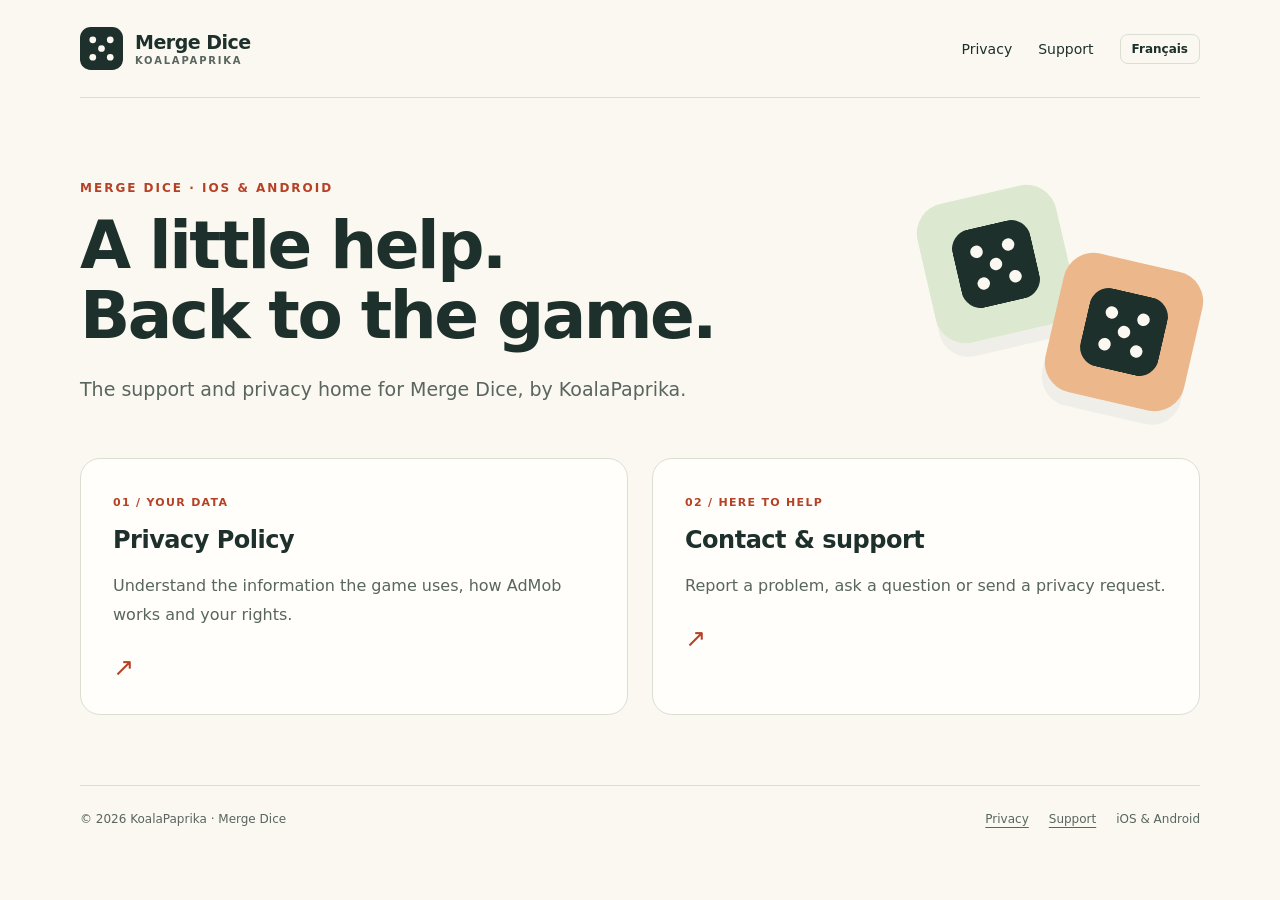
<file: index.html>
<!doctype html>
<html lang="en"><head><meta charset="utf-8"><meta name="viewport" content="width=device-width, initial-scale=1"><title>Support · Merge Dice · KoalaPaprika</title><meta name="description" content="The support and privacy home for Merge Dice, by KoalaPaprika."><meta name="theme-color" content="#faf8f1"><meta name="referrer" content="strict-origin-when-cross-origin"><link rel="icon" href="dice.svg" type="image/svg+xml"><link rel="stylesheet" href="style.css"><link rel="alternate" hreflang="fr" href="index-fr.html"></head><body>
<a class="skip" href="#main">Skip to content</a>
<div class="wrap"><header class="header"><a class="brand" href="index.html"><img src="dice.svg" width="43" height="43" alt=""><span>Merge Dice<small>KoalaPaprika</small></span></a><nav class="nav" aria-label="Main navigation"><a href="privacy.html">Privacy</a><a href="contact.html">Support</a><a class="lang" href="index-fr.html" lang="fr" hreflang="fr">Français</a></nav></header>
<main id="main"><div class="home-hero"><div class="hero"><p class="eyebrow">Merge Dice · iOS &amp; Android</p><h1>A little help.<br>Back to the game.</h1><p class="lead">The support and privacy home for Merge Dice, by KoalaPaprika.</p></div><div class="dice-art" aria-hidden="true"><div class="die one"><img src="dice.svg" alt=""></div><div class="die two"><img src="dice.svg" alt=""></div></div></div><div class="home-cards"><a class="card" href="privacy.html"><span class="small-label">01 / Your data</span><h2>Privacy Policy</h2><p>Understand the information the game uses, how AdMob works and your rights.</p><span class="arrow" aria-hidden="true">↗</span></a><a class="card" href="contact.html"><span class="small-label">02 / Here to help</span><h2>Contact & support</h2><p>Report a problem, ask a question or send a privacy request.</p><span class="arrow" aria-hidden="true">↗</span></a></div></main><footer class="footer"><span>© 2026 KoalaPaprika · Merge Dice</span><div class="footer-links"><a href="privacy.html">Privacy</a><a href="contact.html">Support</a><span>iOS &amp; Android</span></div></footer></div></body></html>
</file>
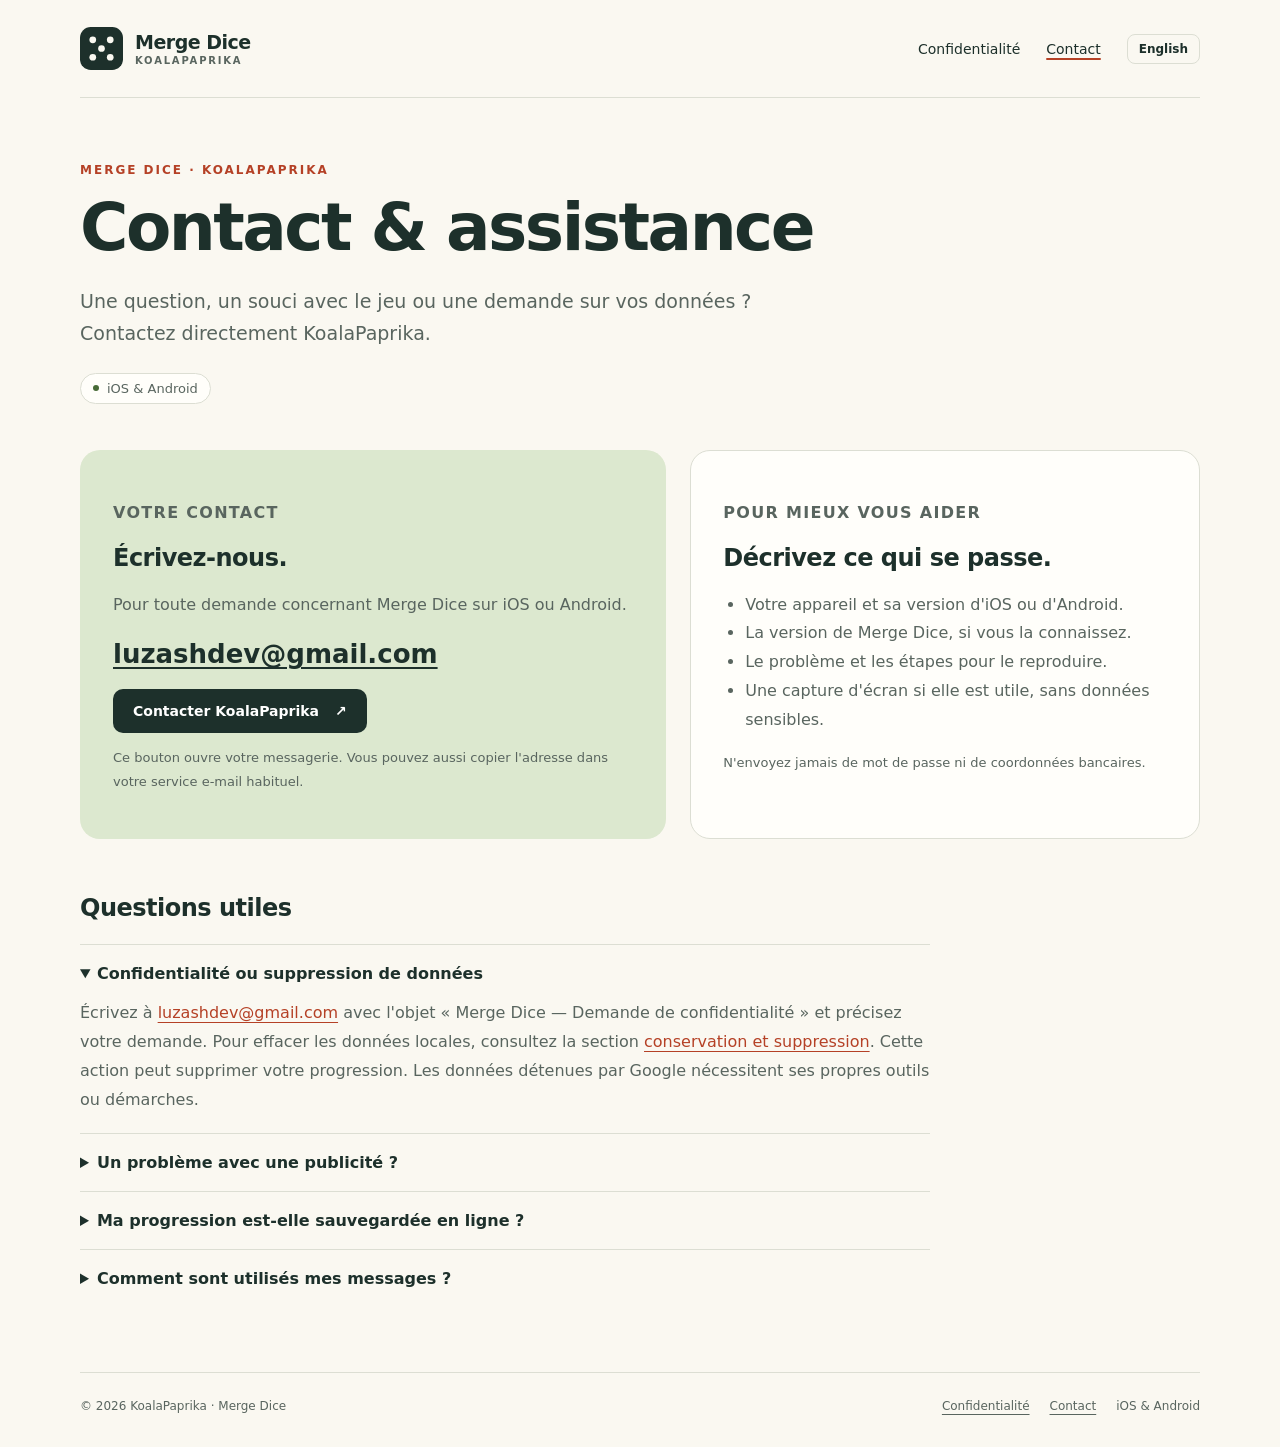
<file: contact-fr.html>
<!doctype html>
<html lang="fr"><head><meta charset="utf-8"><meta name="viewport" content="width=device-width, initial-scale=1"><title>Contact &amp; assistance · Merge Dice · KoalaPaprika</title><meta name="description" content="Une question, un souci avec le jeu ou une demande sur vos données ? Contactez directement KoalaPaprika."><meta name="theme-color" content="#faf8f1"><meta name="referrer" content="strict-origin-when-cross-origin"><link rel="icon" href="dice.svg" type="image/svg+xml"><link rel="stylesheet" href="style.css"><link rel="alternate" hreflang="en" href="contact.html"></head><body>
<a class="skip" href="#main">Aller au contenu</a>
<div class="wrap"><header class="header"><a class="brand" href="index-fr.html"><img src="dice.svg" width="43" height="43" alt=""><span>Merge Dice<small>KoalaPaprika</small></span></a><nav class="nav" aria-label="Navigation principale"><a href="privacy-fr.html">Confidentialité</a><a href="contact-fr.html" aria-current="page">Contact</a><a class="lang" href="contact.html" lang="en" hreflang="en">English</a></nav></header>
<main id="main"><div class="hero"><p class="eyebrow">Merge Dice · KoalaPaprika</p><h1>Contact & assistance</h1><p class="lead">Une question, un souci avec le jeu ou une demande sur vos données ? Contactez directement KoalaPaprika.</p><div class="meta"><span class="tag">iOS &amp; Android</span></div></div><div class="contact-grid"><section class="card primary"><p class="small-label">Votre contact</p><h2>Écrivez-nous.</h2><p>Pour toute demande concernant Merge Dice sur iOS ou Android.</p><a class="email" href="mailto:luzashdev@gmail.com">luzashdev@gmail.com</a><a class="button" href="mailto:luzashdev@gmail.com?subject=Merge%20Dice%20%E2%80%94%20Assistance">Contacter KoalaPaprika <span aria-hidden="true">↗</span></a><p class="subtle">Ce bouton ouvre votre messagerie. Vous pouvez aussi copier l'adresse dans votre service e-mail habituel.</p></section><section class="card"><p class="small-label">Pour mieux vous aider</p><h2>Décrivez ce qui se passe.</h2><ul><li>Votre appareil et sa version d'iOS ou d'Android.</li><li>La version de Merge Dice, si vous la connaissez.</li><li>Le problème et les étapes pour le reproduire.</li><li>Une capture d'écran si elle est utile, sans données sensibles.</li></ul><p class="subtle">N'envoyez jamais de mot de passe ni de coordonnées bancaires.</p></section></div><section class="faq"><h2>Questions utiles</h2><details open><summary>Confidentialité ou suppression de données</summary><p>Écrivez à <a href="mailto:luzashdev@gmail.com">luzashdev@gmail.com</a> avec l'objet « Merge Dice — Demande de confidentialité » et précisez votre demande. Pour effacer les données locales, consultez la section <a href="privacy-fr.html#retention">conservation et suppression</a>. Cette action peut supprimer votre progression. Les données détenues par Google nécessitent ses propres outils ou démarches.</p></details><details><summary>Un problème avec une publicité ?</summary><p>Indiquez ce qui s'est passé, l'heure approximative et, si possible, le nom de l'annonceur. Une capture d'écran peut nous aider à identifier l'annonce.</p></details><details><summary>Ma progression est-elle sauvegardée en ligne ?</summary><p>Merge Dice ne propose pas de sauvegarde en ligne. Une désinstallation ou l'effacement des données locales peut entraîner la perte de votre progression. Les éventuelles sauvegardes de l'appareil dépendent de vos réglages et de votre fournisseur.</p></details><details><summary>Comment sont utilisés mes messages ?</summary><p>Votre adresse e-mail et les informations envoyées servent à traiter votre demande. Consultez notre <a href="privacy-fr.html">politique de confidentialité</a> pour connaître les destinataires, la conservation et vos droits.</p></details></section></main><footer class="footer"><span>© 2026 KoalaPaprika · Merge Dice</span><div class="footer-links"><a href="privacy-fr.html">Confidentialité</a><a href="contact-fr.html">Contact</a><span>iOS &amp; Android</span></div></footer></div></body></html>
</file>
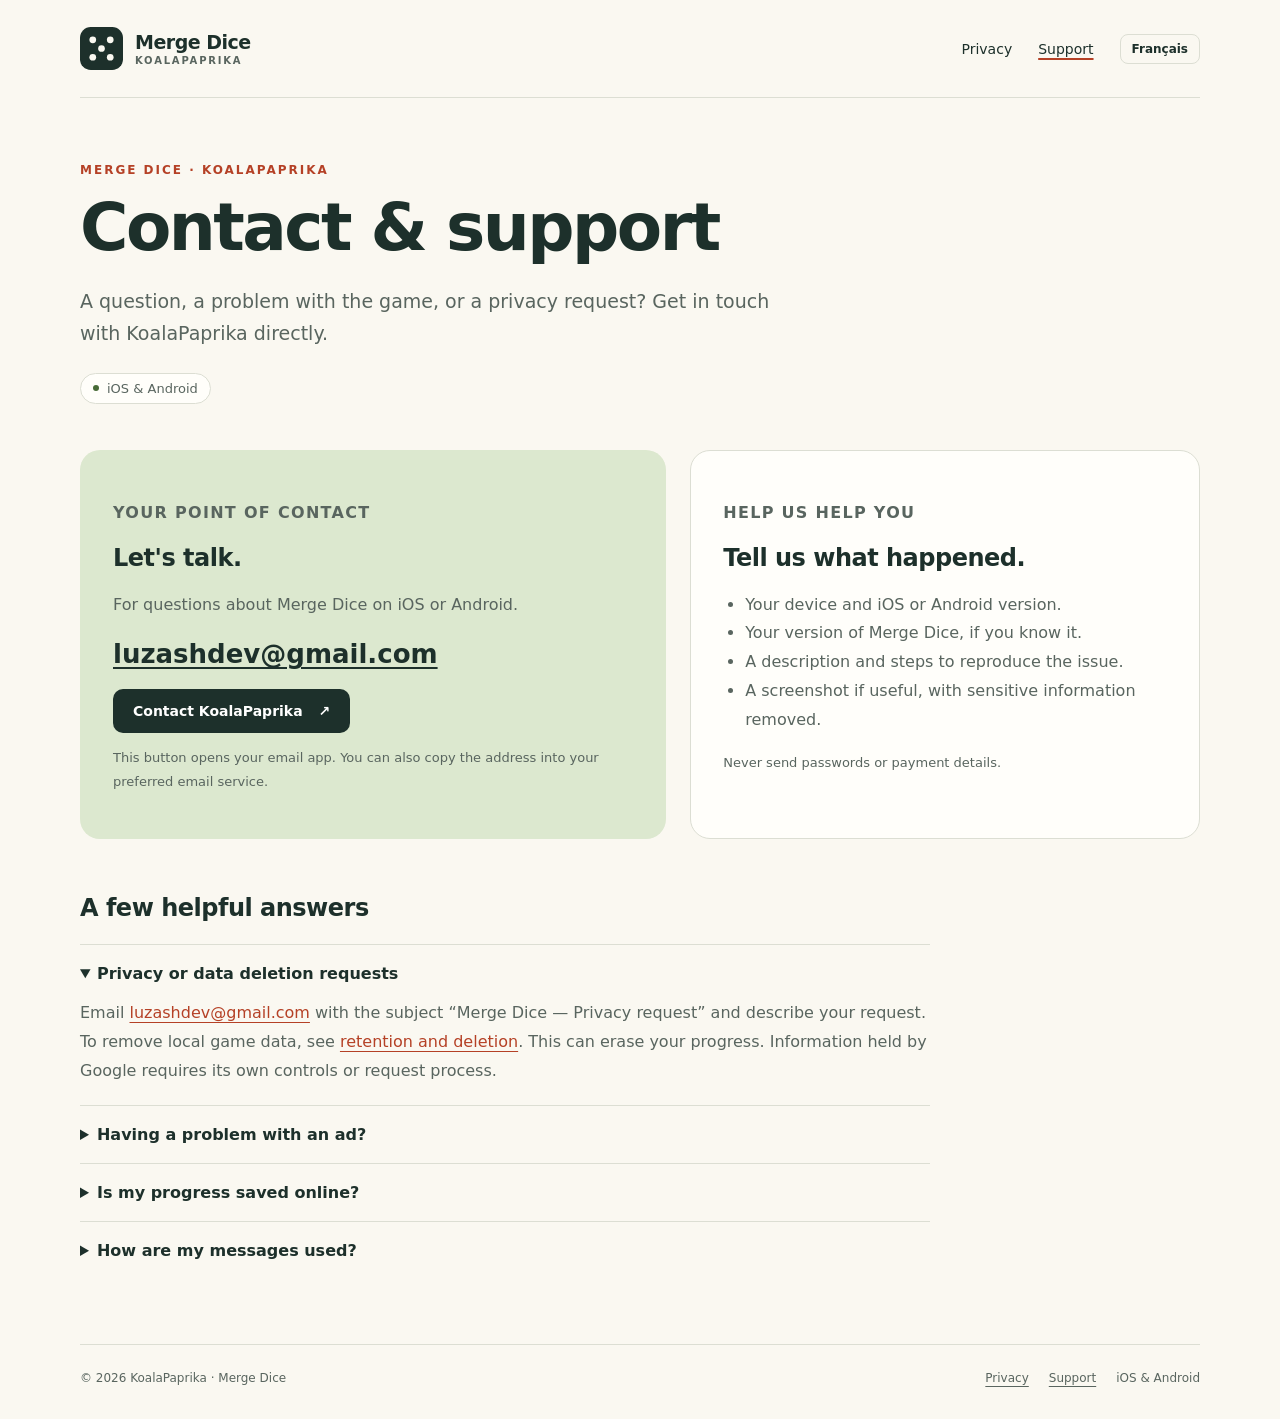
<file: contact.html>
<!doctype html>
<html lang="en"><head><meta charset="utf-8"><meta name="viewport" content="width=device-width, initial-scale=1"><title>Contact &amp; support · Merge Dice · KoalaPaprika</title><meta name="description" content="A question, a problem with the game, or a privacy request? Get in touch with KoalaPaprika directly."><meta name="theme-color" content="#faf8f1"><meta name="referrer" content="strict-origin-when-cross-origin"><link rel="icon" href="dice.svg" type="image/svg+xml"><link rel="stylesheet" href="style.css"><link rel="alternate" hreflang="fr" href="contact-fr.html"></head><body>
<a class="skip" href="#main">Skip to content</a>
<div class="wrap"><header class="header"><a class="brand" href="index.html"><img src="dice.svg" width="43" height="43" alt=""><span>Merge Dice<small>KoalaPaprika</small></span></a><nav class="nav" aria-label="Main navigation"><a href="privacy.html">Privacy</a><a href="contact.html" aria-current="page">Support</a><a class="lang" href="contact-fr.html" lang="fr" hreflang="fr">Français</a></nav></header>
<main id="main"><div class="hero"><p class="eyebrow">Merge Dice · KoalaPaprika</p><h1>Contact & support</h1><p class="lead">A question, a problem with the game, or a privacy request? Get in touch with KoalaPaprika directly.</p><div class="meta"><span class="tag">iOS &amp; Android</span></div></div><div class="contact-grid"><section class="card primary"><p class="small-label">Your point of contact</p><h2>Let's talk.</h2><p>For questions about Merge Dice on iOS or Android.</p><a class="email" href="mailto:luzashdev@gmail.com">luzashdev@gmail.com</a><a class="button" href="mailto:luzashdev@gmail.com?subject=Merge%20Dice%20%E2%80%94%20Support">Contact KoalaPaprika <span aria-hidden="true">↗</span></a><p class="subtle">This button opens your email app. You can also copy the address into your preferred email service.</p></section><section class="card"><p class="small-label">Help us help you</p><h2>Tell us what happened.</h2><ul><li>Your device and iOS or Android version.</li><li>Your version of Merge Dice, if you know it.</li><li>A description and steps to reproduce the issue.</li><li>A screenshot if useful, with sensitive information removed.</li></ul><p class="subtle">Never send passwords or payment details.</p></section></div><section class="faq"><h2>A few helpful answers</h2><details open><summary>Privacy or data deletion requests</summary><p>Email <a href="mailto:luzashdev@gmail.com">luzashdev@gmail.com</a> with the subject “Merge Dice — Privacy request” and describe your request. To remove local game data, see <a href="privacy.html#retention">retention and deletion</a>. This can erase your progress. Information held by Google requires its own controls or request process.</p></details><details><summary>Having a problem with an ad?</summary><p>Tell us what happened, the approximate time and, if possible, the advertiser's name. A screenshot may help us identify the ad.</p></details><details><summary>Is my progress saved online?</summary><p>Merge Dice does not provide online game saves. Uninstalling the game or clearing its local data can cause you to lose progress. Any device backups depend on your settings and backup provider.</p></details><details><summary>How are my messages used?</summary><p>Your email address and the information you send are used to handle your request. Read our <a href="privacy.html">Privacy Policy</a> for information about recipients, retention and your rights.</p></details></section></main><footer class="footer"><span>© 2026 KoalaPaprika · Merge Dice</span><div class="footer-links"><a href="privacy.html">Privacy</a><a href="contact.html">Support</a><span>iOS &amp; Android</span></div></footer></div></body></html>
</file>
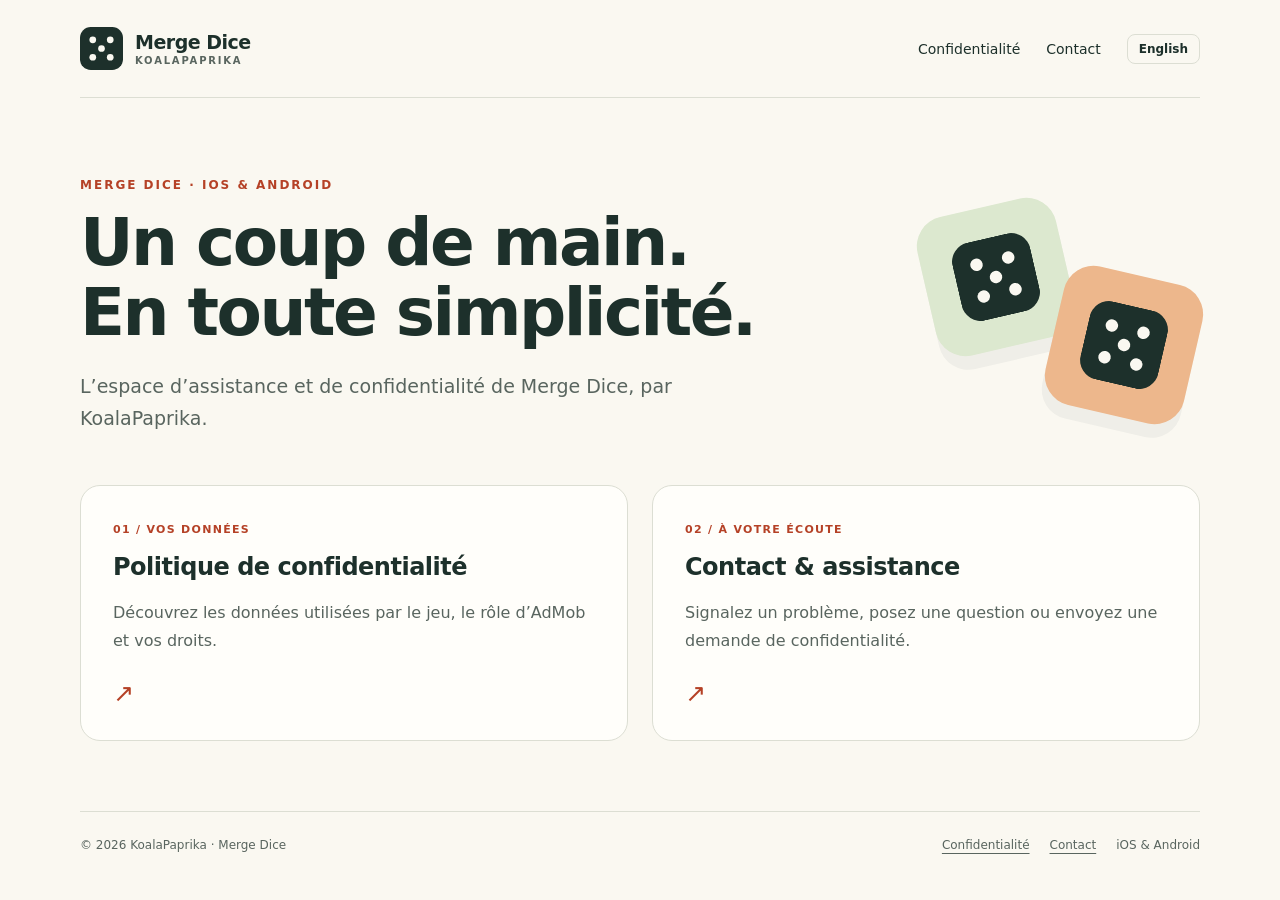
<file: index-fr.html>
<!doctype html>
<html lang="fr"><head><meta charset="utf-8"><meta name="viewport" content="width=device-width, initial-scale=1"><title>Assistance · Merge Dice · KoalaPaprika</title><meta name="description" content="L’espace d’assistance et de confidentialité de Merge Dice, par KoalaPaprika."><meta name="theme-color" content="#faf8f1"><meta name="referrer" content="strict-origin-when-cross-origin"><link rel="icon" href="dice.svg" type="image/svg+xml"><link rel="stylesheet" href="style.css"><link rel="alternate" hreflang="en" href="index.html"></head><body>
<a class="skip" href="#main">Aller au contenu</a>
<div class="wrap"><header class="header"><a class="brand" href="index-fr.html"><img src="dice.svg" width="43" height="43" alt=""><span>Merge Dice<small>KoalaPaprika</small></span></a><nav class="nav" aria-label="Navigation principale"><a href="privacy-fr.html">Confidentialité</a><a href="contact-fr.html">Contact</a><a class="lang" href="index.html" lang="en" hreflang="en">English</a></nav></header>
<main id="main"><div class="home-hero"><div class="hero"><p class="eyebrow">Merge Dice · iOS &amp; Android</p><h1>Un coup de main.<br>En toute simplicité.</h1><p class="lead">L’espace d’assistance et de confidentialité de Merge Dice, par KoalaPaprika.</p></div><div class="dice-art" aria-hidden="true"><div class="die one"><img src="dice.svg" alt=""></div><div class="die two"><img src="dice.svg" alt=""></div></div></div><div class="home-cards"><a class="card" href="privacy-fr.html"><span class="small-label">01 / Vos données</span><h2>Politique de confidentialité</h2><p>Découvrez les données utilisées par le jeu, le rôle d’AdMob et vos droits.</p><span class="arrow" aria-hidden="true">↗</span></a><a class="card" href="contact-fr.html"><span class="small-label">02 / À votre écoute</span><h2>Contact & assistance</h2><p>Signalez un problème, posez une question ou envoyez une demande de confidentialité.</p><span class="arrow" aria-hidden="true">↗</span></a></div></main><footer class="footer"><span>© 2026 KoalaPaprika · Merge Dice</span><div class="footer-links"><a href="privacy-fr.html">Confidentialité</a><a href="contact-fr.html">Contact</a><span>iOS &amp; Android</span></div></footer></div></body></html>
</file>
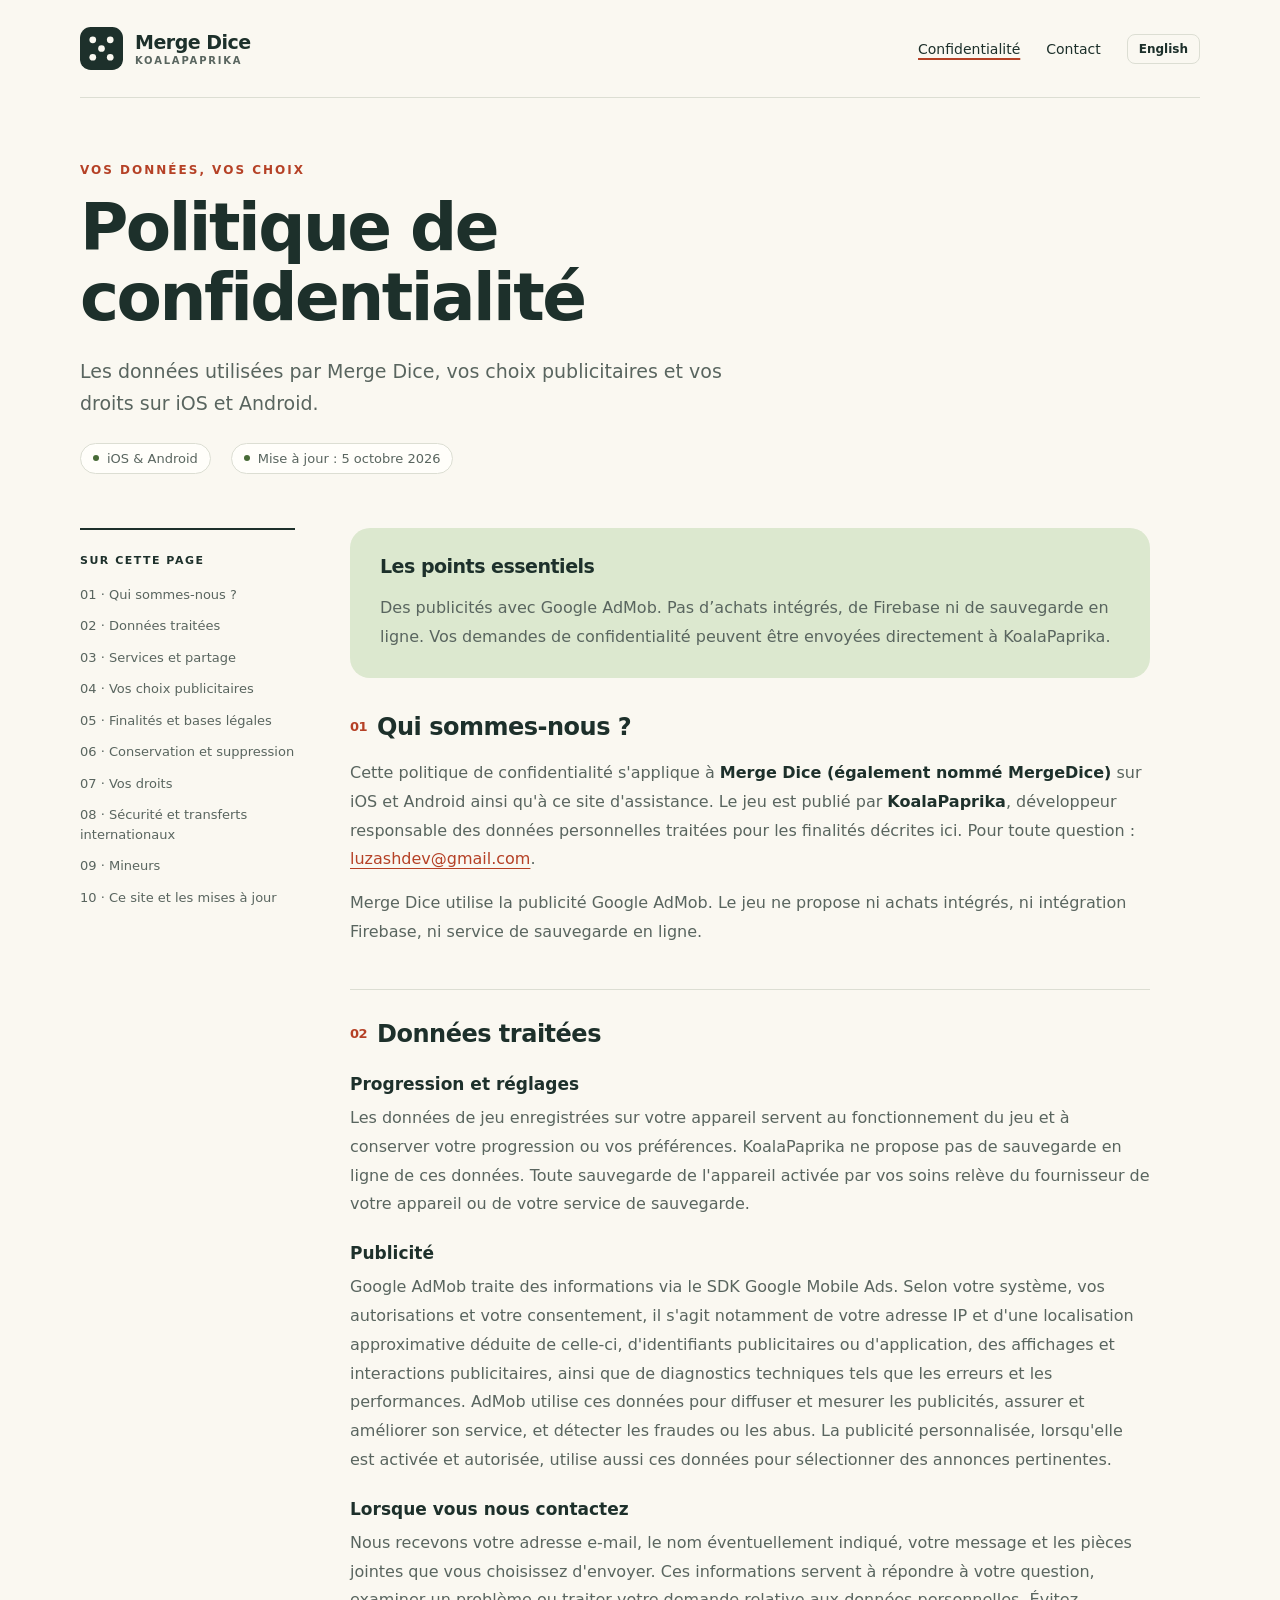
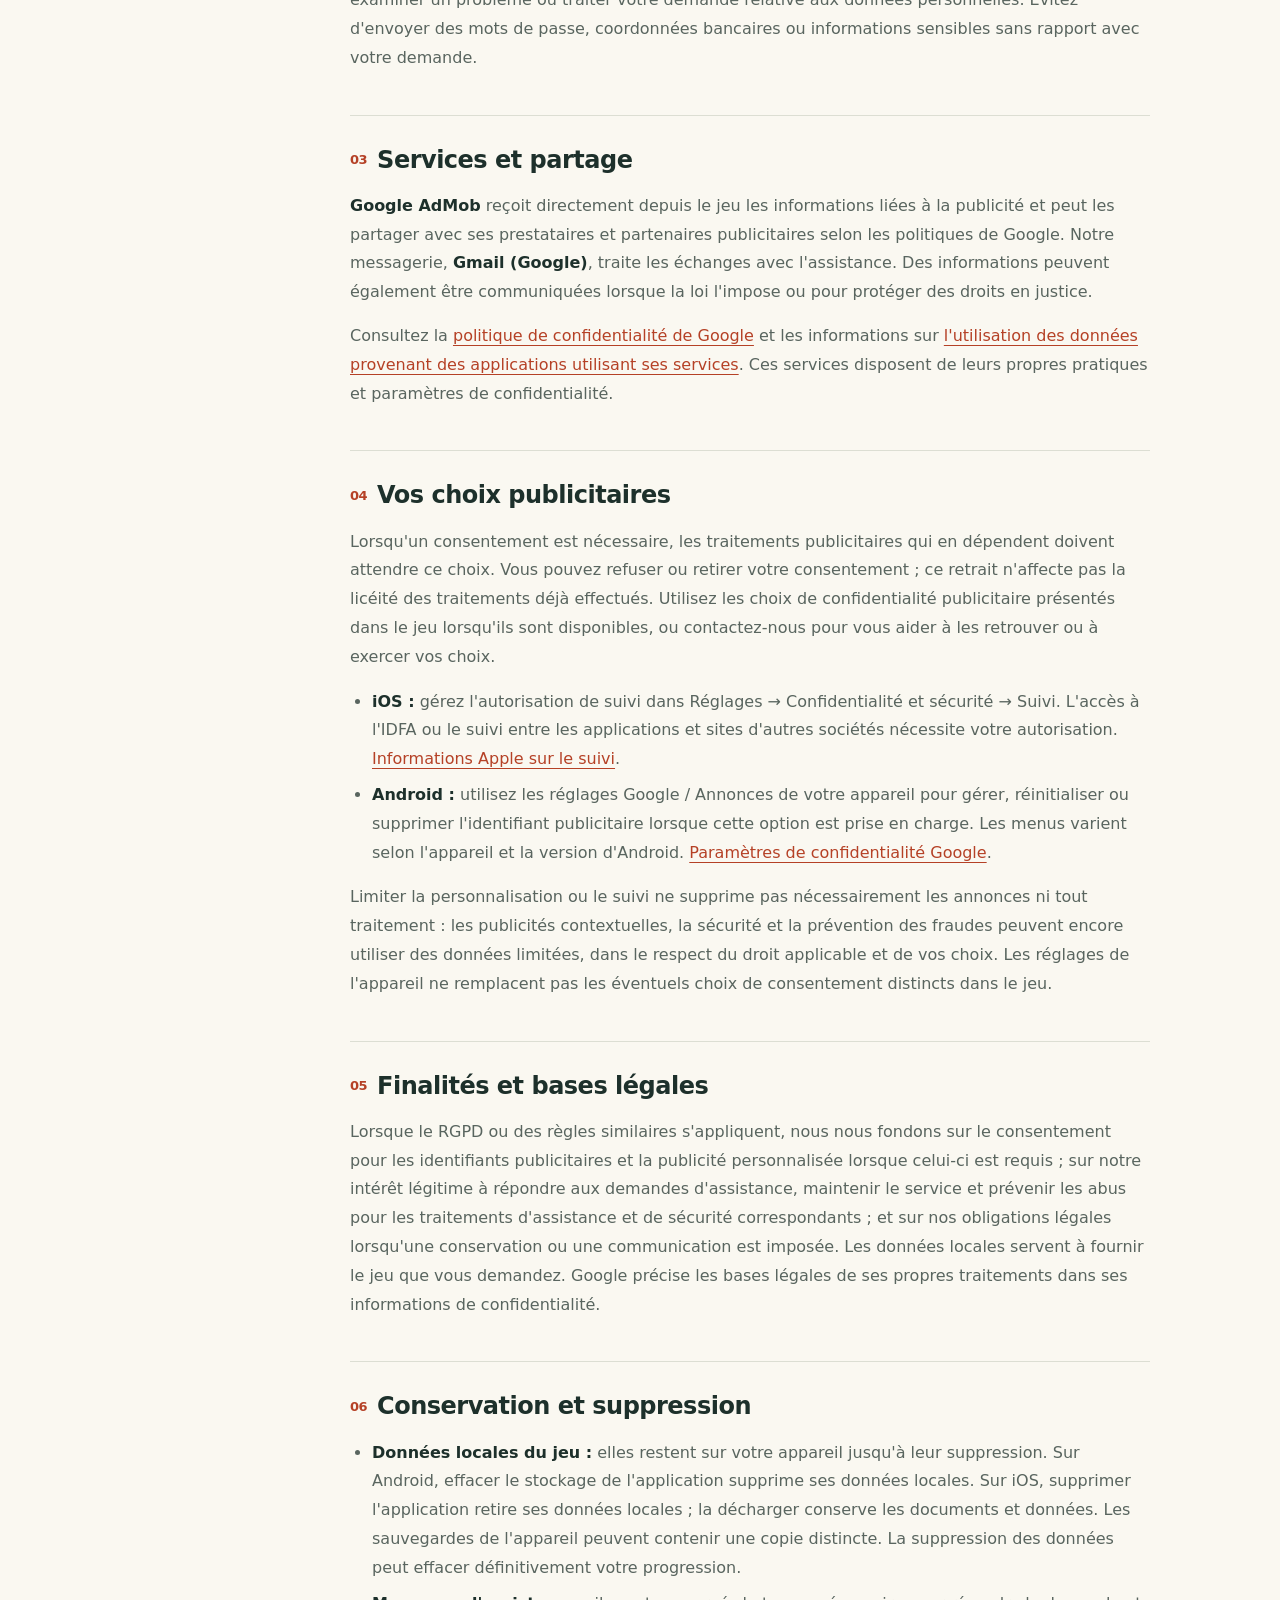
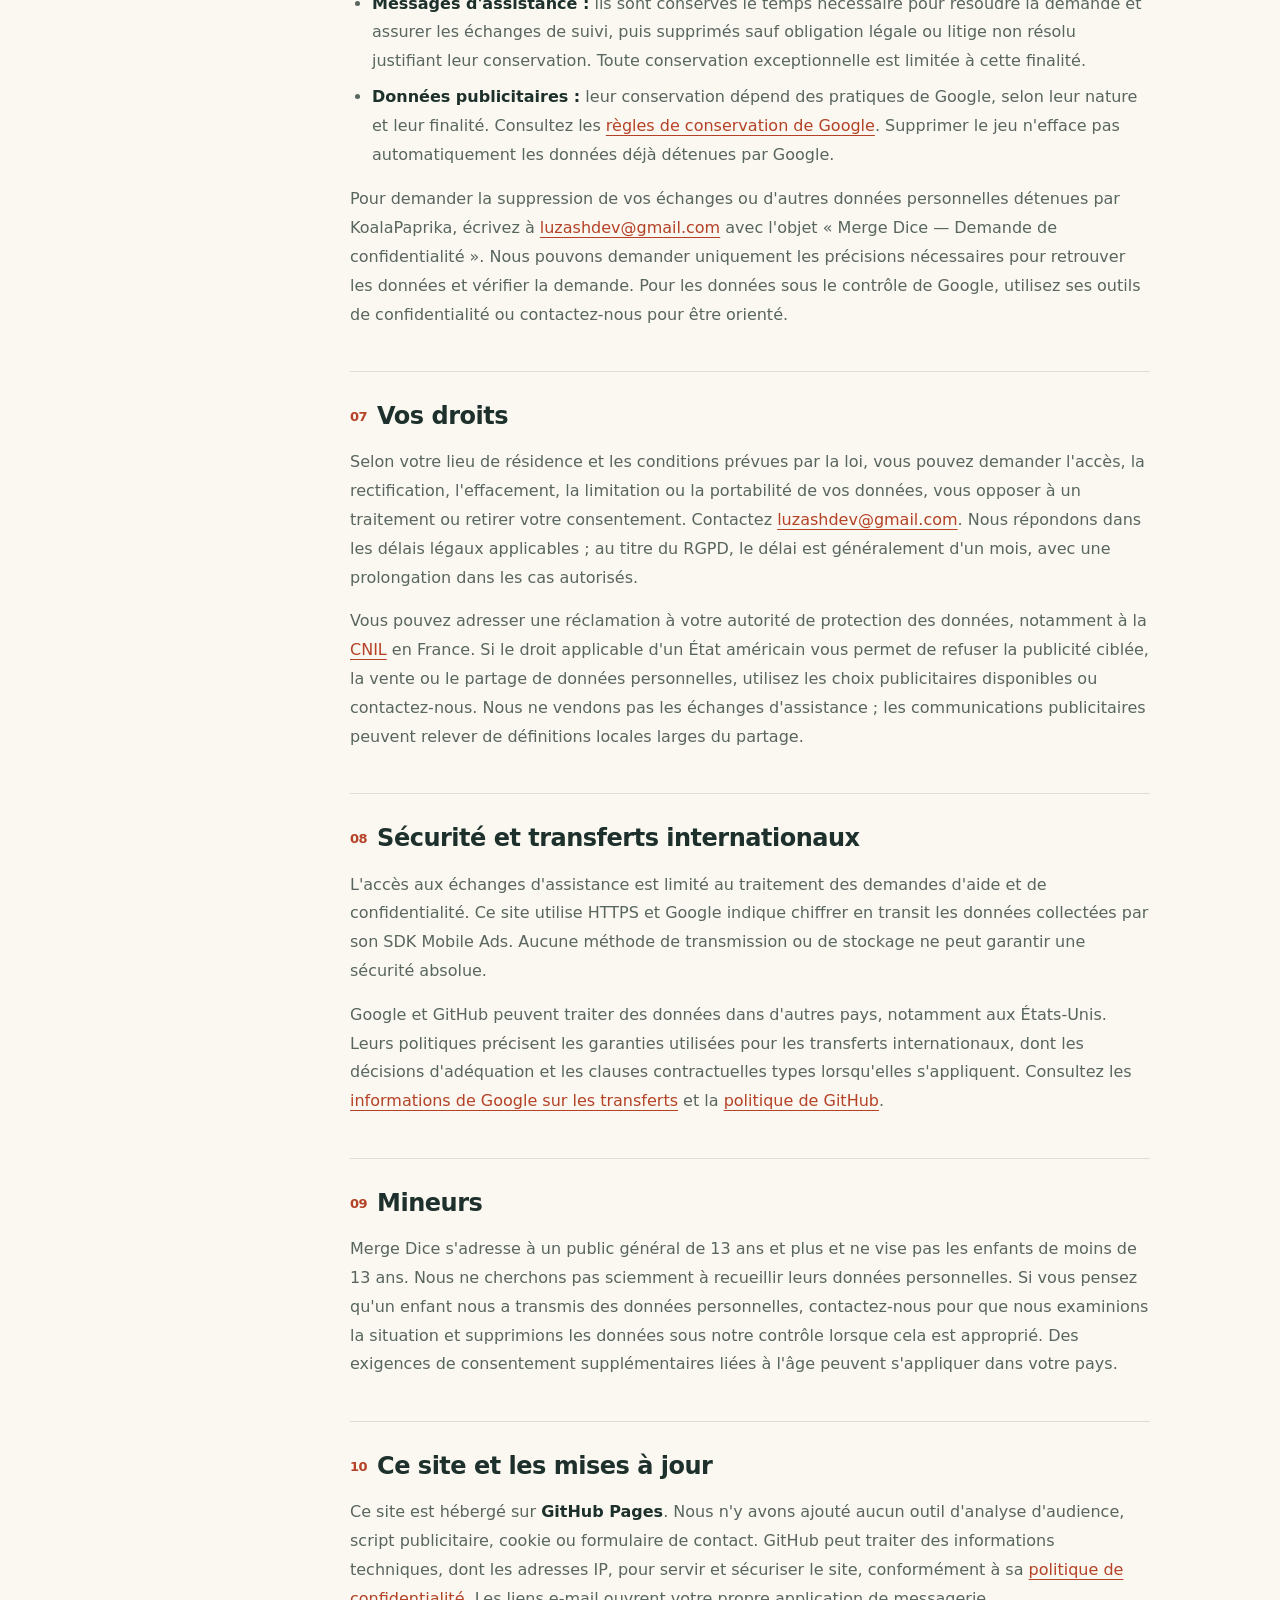
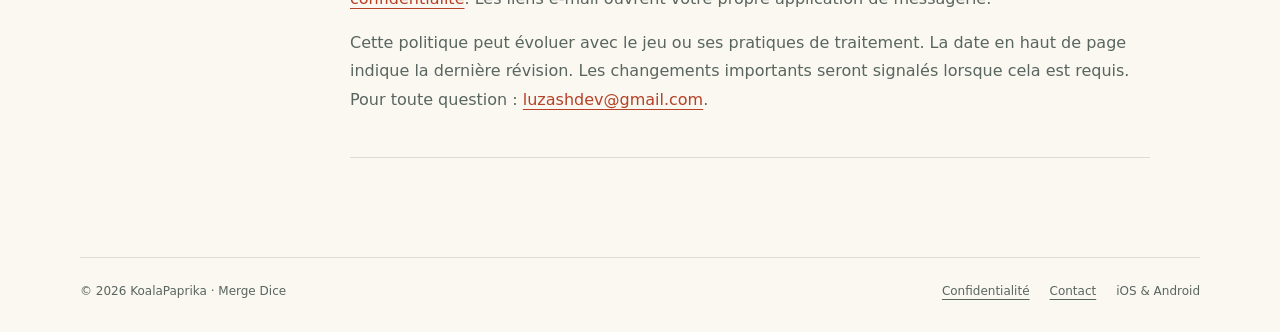
<file: privacy-fr.html>
<!doctype html>
<html lang="fr"><head><meta charset="utf-8"><meta name="viewport" content="width=device-width, initial-scale=1"><title>Politique de confidentialité · Merge Dice · KoalaPaprika</title><meta name="description" content="Les données utilisées par Merge Dice, vos choix publicitaires et vos droits sur iOS et Android."><meta name="theme-color" content="#faf8f1"><meta name="referrer" content="strict-origin-when-cross-origin"><link rel="icon" href="dice.svg" type="image/svg+xml"><link rel="stylesheet" href="style.css"><link rel="alternate" hreflang="en" href="privacy.html"></head><body>
<a class="skip" href="#main">Aller au contenu</a>
<div class="wrap"><header class="header"><a class="brand" href="index-fr.html"><img src="dice.svg" width="43" height="43" alt=""><span>Merge Dice<small>KoalaPaprika</small></span></a><nav class="nav" aria-label="Navigation principale"><a href="privacy-fr.html" aria-current="page">Confidentialité</a><a href="contact-fr.html">Contact</a><a class="lang" href="privacy.html" lang="en" hreflang="en">English</a></nav></header>
<main id="main"><div class="hero"><p class="eyebrow">Vos données, vos choix</p><h1>Politique de confidentialité</h1><p class="lead">Les données utilisées par Merge Dice, vos choix publicitaires et vos droits sur iOS et Android.</p><div class="meta"><span class="tag">iOS &amp; Android</span><span class="tag">Mise à jour : 5 octobre 2026</span></div></div><div class="document-layout"><aside class="toc" aria-label="Sommaire"><strong>Sur cette page</strong><ol><li><a href="#about">01 · Qui sommes-nous ?</a></li><li><a href="#data">02 · Données traitées</a></li><li><a href="#sharing">03 · Services et partage</a></li><li><a href="#choices">04 · Vos choix publicitaires</a></li><li><a href="#legal">05 · Finalités et bases légales</a></li><li><a href="#retention">06 · Conservation et suppression</a></li><li><a href="#rights">07 · Vos droits</a></li><li><a href="#security">08 · Sécurité et transferts internationaux</a></li><li><a href="#children">09 · Mineurs</a></li><li><a href="#website">10 · Ce site et les mises à jour</a></li></ol></aside><article class="document"><div class="summary"><h2>Les points essentiels</h2><p>Des publicités avec Google AdMob. Pas d’achats intégrés, de Firebase ni de sauvegarde en ligne. Vos demandes de confidentialité peuvent être envoyées directement à KoalaPaprika.</p></div><section id="about"><h2><span class="section-number">01</span>Qui sommes-nous ?</h2><p>Cette politique de confidentialité s'applique à <strong>Merge Dice (également nommé MergeDice)</strong> sur iOS et Android ainsi qu'à ce site d'assistance. Le jeu est publié par <strong>KoalaPaprika</strong>, développeur responsable des données personnelles traitées pour les finalités décrites ici. Pour toute question : <a href="mailto:luzashdev@gmail.com">luzashdev@gmail.com</a>.</p><p>Merge Dice utilise la publicité Google AdMob. Le jeu ne propose ni achats intégrés, ni intégration Firebase, ni service de sauvegarde en ligne.</p></section><section id="data"><h2><span class="section-number">02</span>Données traitées</h2><h3>Progression et réglages</h3><p>Les données de jeu enregistrées sur votre appareil servent au fonctionnement du jeu et à conserver votre progression ou vos préférences. KoalaPaprika ne propose pas de sauvegarde en ligne de ces données. Toute sauvegarde de l'appareil activée par vos soins relève du fournisseur de votre appareil ou de votre service de sauvegarde.</p><h3>Publicité</h3><p>Google AdMob traite des informations via le SDK Google Mobile Ads. Selon votre système, vos autorisations et votre consentement, il s'agit notamment de votre adresse IP et d'une localisation approximative déduite de celle-ci, d'identifiants publicitaires ou d'application, des affichages et interactions publicitaires, ainsi que de diagnostics techniques tels que les erreurs et les performances. AdMob utilise ces données pour diffuser et mesurer les publicités, assurer et améliorer son service, et détecter les fraudes ou les abus. La publicité personnalisée, lorsqu'elle est activée et autorisée, utilise aussi ces données pour sélectionner des annonces pertinentes.</p><h3>Lorsque vous nous contactez</h3><p>Nous recevons votre adresse e-mail, le nom éventuellement indiqué, votre message et les pièces jointes que vous choisissez d'envoyer. Ces informations servent à répondre à votre question, examiner un problème ou traiter votre demande relative aux données personnelles. Évitez d'envoyer des mots de passe, coordonnées bancaires ou informations sensibles sans rapport avec votre demande.</p></section><section id="sharing"><h2><span class="section-number">03</span>Services et partage</h2><p><strong>Google AdMob</strong> reçoit directement depuis le jeu les informations liées à la publicité et peut les partager avec ses prestataires et partenaires publicitaires selon les politiques de Google. Notre messagerie, <strong>Gmail (Google)</strong>, traite les échanges avec l'assistance. Des informations peuvent également être communiquées lorsque la loi l'impose ou pour protéger des droits en justice.</p><p>Consultez la <a href="https://policies.google.com/privacy?hl=fr">politique de confidentialité de Google</a> et les informations sur <a href="https://policies.google.com/technologies/partner-sites?hl=fr">l'utilisation des données provenant des applications utilisant ses services</a>. Ces services disposent de leurs propres pratiques et paramètres de confidentialité.</p></section><section id="choices"><h2><span class="section-number">04</span>Vos choix publicitaires</h2><p>Lorsqu'un consentement est nécessaire, les traitements publicitaires qui en dépendent doivent attendre ce choix. Vous pouvez refuser ou retirer votre consentement ; ce retrait n'affecte pas la licéité des traitements déjà effectués. Utilisez les choix de confidentialité publicitaire présentés dans le jeu lorsqu'ils sont disponibles, ou contactez-nous pour vous aider à les retrouver ou à exercer vos choix.</p><ul><li><strong>iOS :</strong> gérez l'autorisation de suivi dans Réglages → Confidentialité et sécurité → Suivi. L'accès à l'IDFA ou le suivi entre les applications et sites d'autres sociétés nécessite votre autorisation. <a href="https://support.apple.com/en-us/102420">Informations Apple sur le suivi</a>.</li><li><strong>Android :</strong> utilisez les réglages Google / Annonces de votre appareil pour gérer, réinitialiser ou supprimer l'identifiant publicitaire lorsque cette option est prise en charge. Les menus varient selon l'appareil et la version d'Android. <a href="https://support.google.com/android/answer/3118621?hl=fr">Paramètres de confidentialité Google</a>.</li></ul><p>Limiter la personnalisation ou le suivi ne supprime pas nécessairement les annonces ni tout traitement : les publicités contextuelles, la sécurité et la prévention des fraudes peuvent encore utiliser des données limitées, dans le respect du droit applicable et de vos choix. Les réglages de l'appareil ne remplacent pas les éventuels choix de consentement distincts dans le jeu.</p></section><section id="legal"><h2><span class="section-number">05</span>Finalités et bases légales</h2><p>Lorsque le RGPD ou des règles similaires s'appliquent, nous nous fondons sur le consentement pour les identifiants publicitaires et la publicité personnalisée lorsque celui-ci est requis ; sur notre intérêt légitime à répondre aux demandes d'assistance, maintenir le service et prévenir les abus pour les traitements d'assistance et de sécurité correspondants ; et sur nos obligations légales lorsqu'une conservation ou une communication est imposée. Les données locales servent à fournir le jeu que vous demandez. Google précise les bases légales de ses propres traitements dans ses informations de confidentialité.</p></section><section id="retention"><h2><span class="section-number">06</span>Conservation et suppression</h2><ul><li><strong>Données locales du jeu :</strong> elles restent sur votre appareil jusqu'à leur suppression. Sur Android, effacer le stockage de l'application supprime ses données locales. Sur iOS, supprimer l'application retire ses données locales ; la décharger conserve les documents et données. Les sauvegardes de l'appareil peuvent contenir une copie distincte. La suppression des données peut effacer définitivement votre progression.</li><li><strong>Messages d'assistance :</strong> ils sont conservés le temps nécessaire pour résoudre la demande et assurer les échanges de suivi, puis supprimés sauf obligation légale ou litige non résolu justifiant leur conservation. Toute conservation exceptionnelle est limitée à cette finalité.</li><li><strong>Données publicitaires :</strong> leur conservation dépend des pratiques de Google, selon leur nature et leur finalité. Consultez les <a href="https://policies.google.com/technologies/retention?hl=fr">règles de conservation de Google</a>. Supprimer le jeu n'efface pas automatiquement les données déjà détenues par Google.</li></ul><p>Pour demander la suppression de vos échanges ou d'autres données personnelles détenues par KoalaPaprika, écrivez à <a href="mailto:luzashdev@gmail.com">luzashdev@gmail.com</a> avec l'objet « Merge Dice — Demande de confidentialité ». Nous pouvons demander uniquement les précisions nécessaires pour retrouver les données et vérifier la demande. Pour les données sous le contrôle de Google, utilisez ses outils de confidentialité ou contactez-nous pour être orienté.</p></section><section id="rights"><h2><span class="section-number">07</span>Vos droits</h2><p>Selon votre lieu de résidence et les conditions prévues par la loi, vous pouvez demander l'accès, la rectification, l'effacement, la limitation ou la portabilité de vos données, vous opposer à un traitement ou retirer votre consentement. Contactez <a href="mailto:luzashdev@gmail.com">luzashdev@gmail.com</a>. Nous répondons dans les délais légaux applicables ; au titre du RGPD, le délai est généralement d'un mois, avec une prolongation dans les cas autorisés.</p><p>Vous pouvez adresser une réclamation à votre autorité de protection des données, notamment à la <a href="https://www.cnil.fr/fr/plaintes">CNIL</a> en France. Si le droit applicable d'un État américain vous permet de refuser la publicité ciblée, la vente ou le partage de données personnelles, utilisez les choix publicitaires disponibles ou contactez-nous. Nous ne vendons pas les échanges d'assistance ; les communications publicitaires peuvent relever de définitions locales larges du partage.</p></section><section id="security"><h2><span class="section-number">08</span>Sécurité et transferts internationaux</h2><p>L'accès aux échanges d'assistance est limité au traitement des demandes d'aide et de confidentialité. Ce site utilise HTTPS et Google indique chiffrer en transit les données collectées par son SDK Mobile Ads. Aucune méthode de transmission ou de stockage ne peut garantir une sécurité absolue.</p><p>Google et GitHub peuvent traiter des données dans d'autres pays, notamment aux États-Unis. Leurs politiques précisent les garanties utilisées pour les transferts internationaux, dont les décisions d'adéquation et les clauses contractuelles types lorsqu'elles s'appliquent. Consultez les <a href="https://policies.google.com/privacy/frameworks?hl=fr">informations de Google sur les transferts</a> et la <a href="https://docs.github.com/en/site-policy/privacy-policies/github-general-privacy-statement">politique de GitHub</a>.</p></section><section id="children"><h2><span class="section-number">09</span>Mineurs</h2><p>Merge Dice s'adresse à un public général de 13 ans et plus et ne vise pas les enfants de moins de 13 ans. Nous ne cherchons pas sciemment à recueillir leurs données personnelles. Si vous pensez qu'un enfant nous a transmis des données personnelles, contactez-nous pour que nous examinions la situation et supprimions les données sous notre contrôle lorsque cela est approprié. Des exigences de consentement supplémentaires liées à l'âge peuvent s'appliquer dans votre pays.</p></section><section id="website"><h2><span class="section-number">10</span>Ce site et les mises à jour</h2><p>Ce site est hébergé sur <strong>GitHub Pages</strong>. Nous n'y avons ajouté aucun outil d'analyse d'audience, script publicitaire, cookie ou formulaire de contact. GitHub peut traiter des informations techniques, dont les adresses IP, pour servir et sécuriser le site, conformément à sa <a href="https://docs.github.com/en/site-policy/privacy-policies/github-general-privacy-statement">politique de confidentialité</a>. Les liens e-mail ouvrent votre propre application de messagerie.</p><p>Cette politique peut évoluer avec le jeu ou ses pratiques de traitement. La date en haut de page indique la dernière révision. Les changements importants seront signalés lorsque cela est requis. Pour toute question : <a href="mailto:luzashdev@gmail.com">luzashdev@gmail.com</a>.</p></section></article></div></main><footer class="footer"><span>© 2026 KoalaPaprika · Merge Dice</span><div class="footer-links"><a href="privacy-fr.html">Confidentialité</a><a href="contact-fr.html">Contact</a><span>iOS &amp; Android</span></div></footer></div></body></html>
</file>
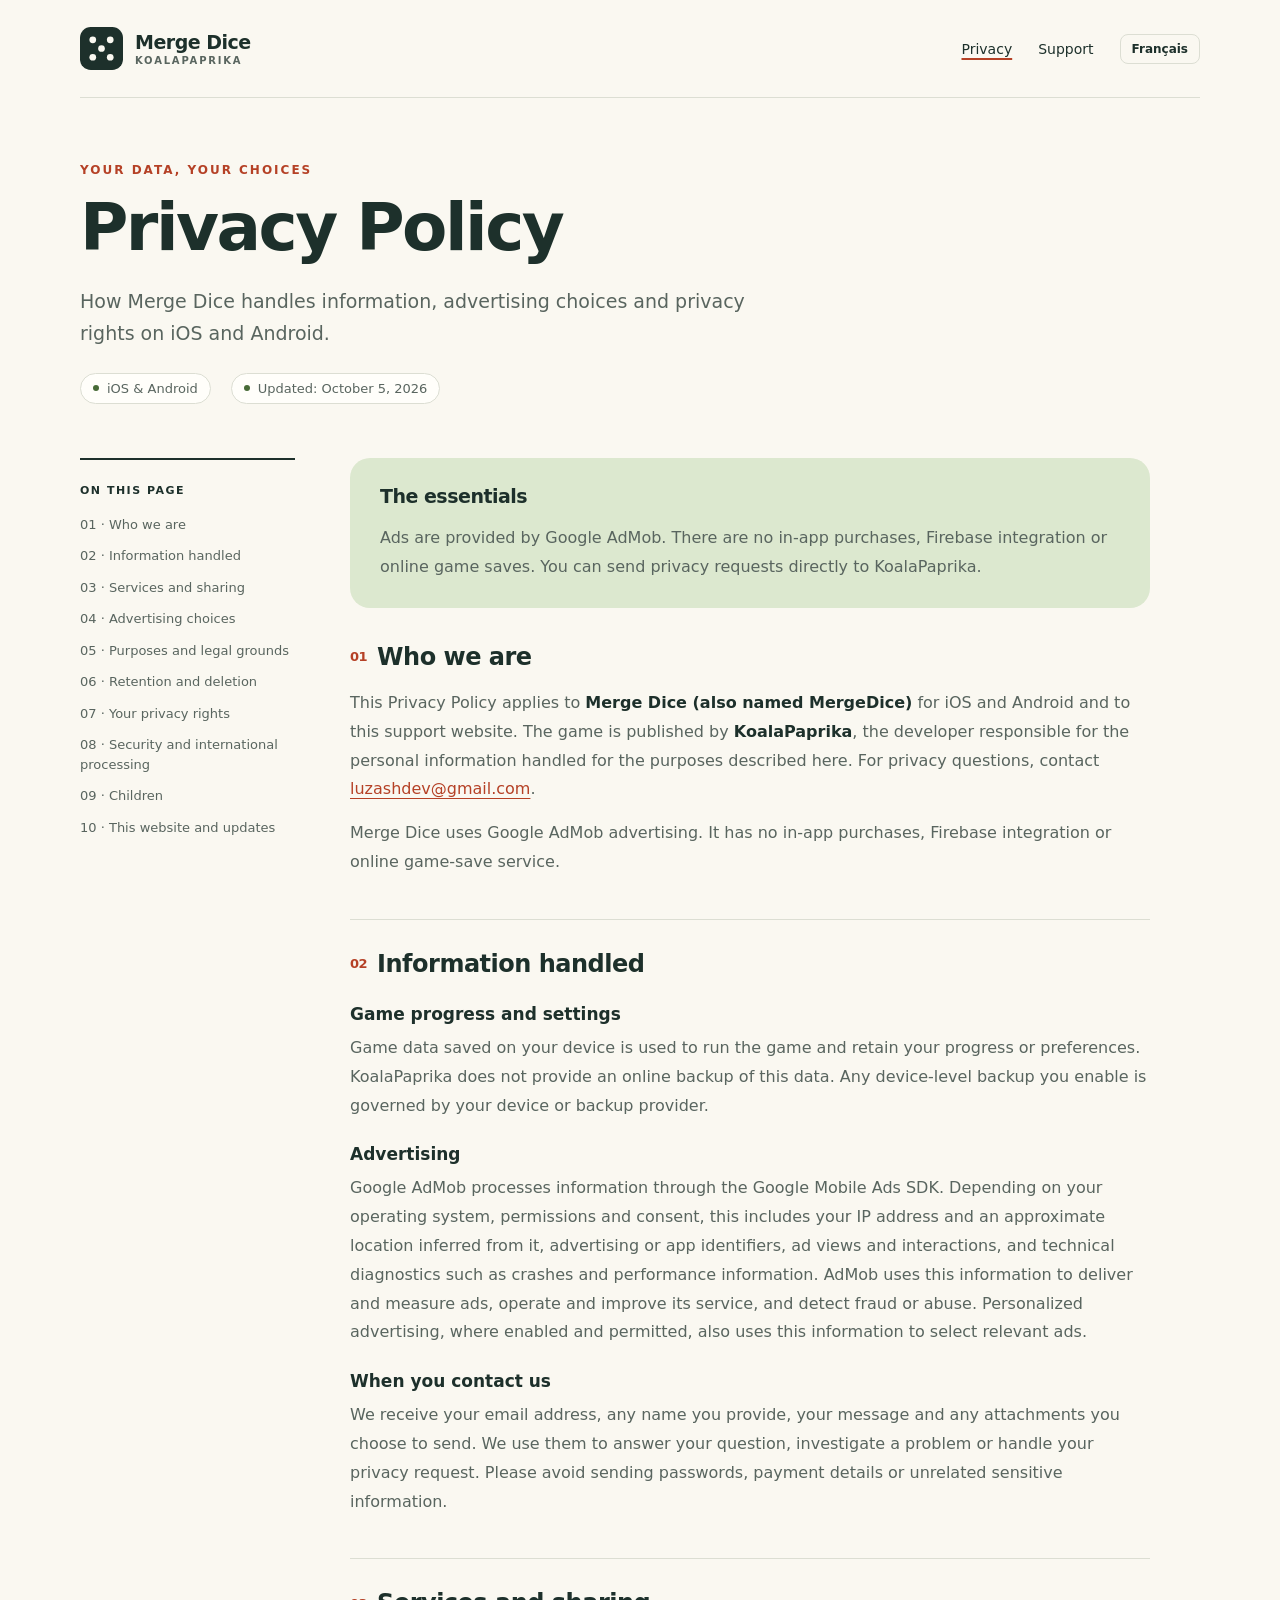
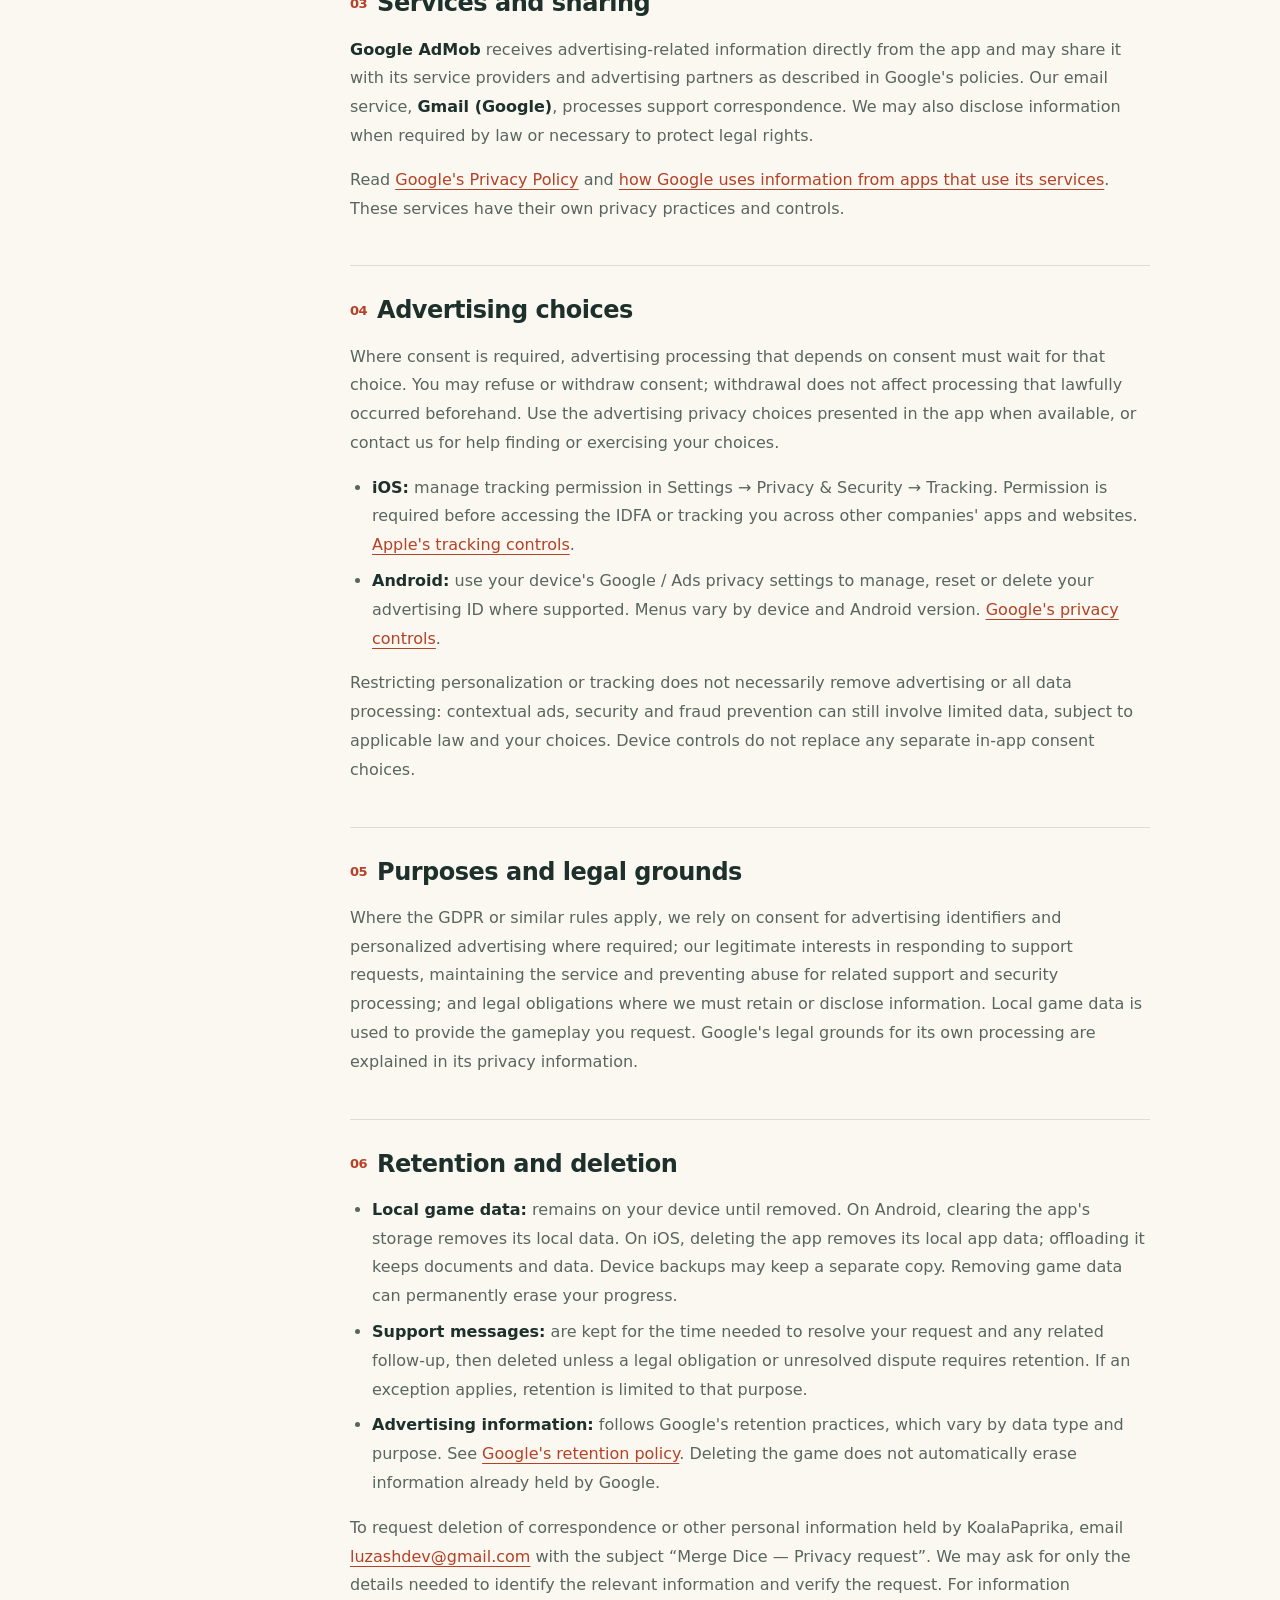
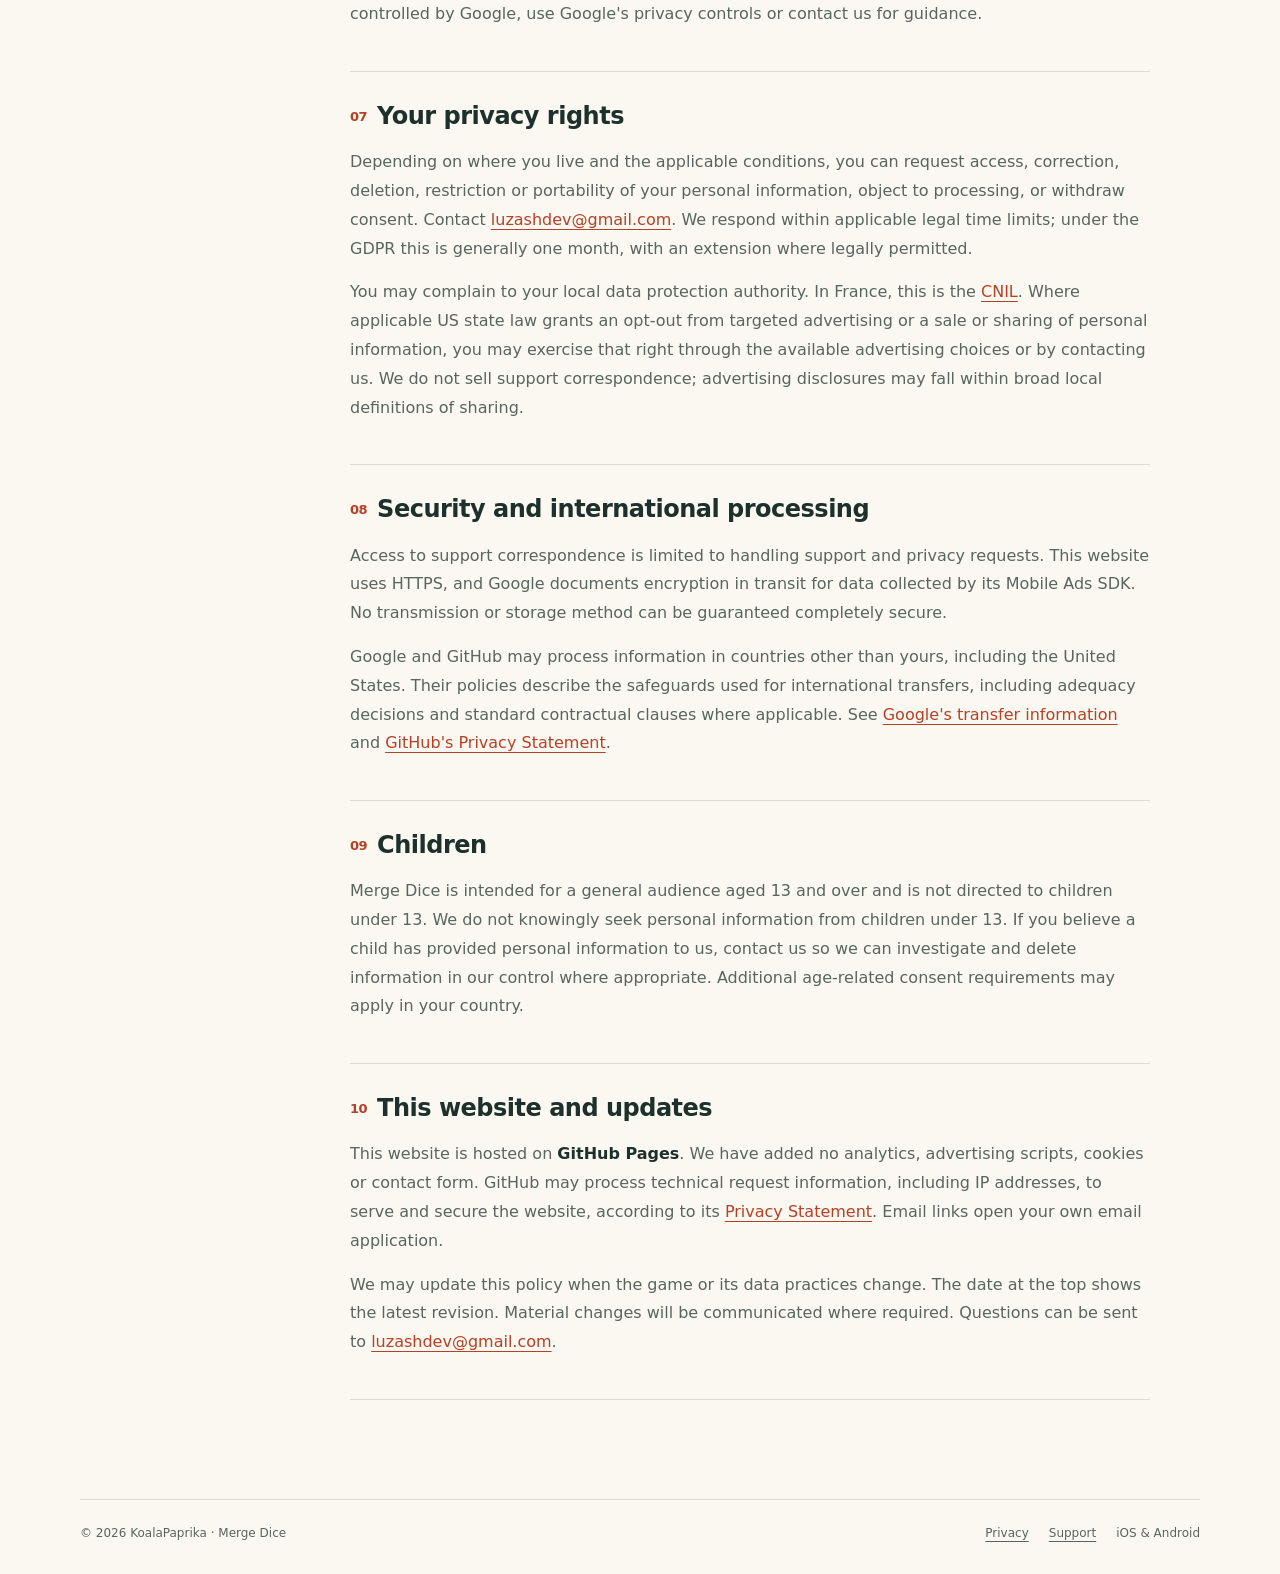
<file: privacy.html>
<!doctype html>
<html lang="en"><head><meta charset="utf-8"><meta name="viewport" content="width=device-width, initial-scale=1"><title>Privacy Policy · Merge Dice · KoalaPaprika</title><meta name="description" content="How Merge Dice handles information, advertising choices and privacy rights on iOS and Android."><meta name="theme-color" content="#faf8f1"><meta name="referrer" content="strict-origin-when-cross-origin"><link rel="icon" href="dice.svg" type="image/svg+xml"><link rel="stylesheet" href="style.css"><link rel="alternate" hreflang="fr" href="privacy-fr.html"></head><body>
<a class="skip" href="#main">Skip to content</a>
<div class="wrap"><header class="header"><a class="brand" href="index.html"><img src="dice.svg" width="43" height="43" alt=""><span>Merge Dice<small>KoalaPaprika</small></span></a><nav class="nav" aria-label="Main navigation"><a href="privacy.html" aria-current="page">Privacy</a><a href="contact.html">Support</a><a class="lang" href="privacy-fr.html" lang="fr" hreflang="fr">Français</a></nav></header>
<main id="main"><div class="hero"><p class="eyebrow">Your data, your choices</p><h1>Privacy Policy</h1><p class="lead">How Merge Dice handles information, advertising choices and privacy rights on iOS and Android.</p><div class="meta"><span class="tag">iOS &amp; Android</span><span class="tag">Updated: October 5, 2026</span></div></div><div class="document-layout"><aside class="toc" aria-label="Contents"><strong>On this page</strong><ol><li><a href="#about">01 · Who we are</a></li><li><a href="#data">02 · Information handled</a></li><li><a href="#sharing">03 · Services and sharing</a></li><li><a href="#choices">04 · Advertising choices</a></li><li><a href="#legal">05 · Purposes and legal grounds</a></li><li><a href="#retention">06 · Retention and deletion</a></li><li><a href="#rights">07 · Your privacy rights</a></li><li><a href="#security">08 · Security and international processing</a></li><li><a href="#children">09 · Children</a></li><li><a href="#website">10 · This website and updates</a></li></ol></aside><article class="document"><div class="summary"><h2>The essentials</h2><p>Ads are provided by Google AdMob. There are no in-app purchases, Firebase integration or online game saves. You can send privacy requests directly to KoalaPaprika.</p></div><section id="about"><h2><span class="section-number">01</span>Who we are</h2><p>This Privacy Policy applies to <strong>Merge Dice (also named MergeDice)</strong> for iOS and Android and to this support website. The game is published by <strong>KoalaPaprika</strong>, the developer responsible for the personal information handled for the purposes described here. For privacy questions, contact <a href="mailto:luzashdev@gmail.com">luzashdev@gmail.com</a>.</p><p>Merge Dice uses Google AdMob advertising. It has no in-app purchases, Firebase integration or online game-save service.</p></section><section id="data"><h2><span class="section-number">02</span>Information handled</h2><h3>Game progress and settings</h3><p>Game data saved on your device is used to run the game and retain your progress or preferences. KoalaPaprika does not provide an online backup of this data. Any device-level backup you enable is governed by your device or backup provider.</p><h3>Advertising</h3><p>Google AdMob processes information through the Google Mobile Ads SDK. Depending on your operating system, permissions and consent, this includes your IP address and an approximate location inferred from it, advertising or app identifiers, ad views and interactions, and technical diagnostics such as crashes and performance information. AdMob uses this information to deliver and measure ads, operate and improve its service, and detect fraud or abuse. Personalized advertising, where enabled and permitted, also uses this information to select relevant ads.</p><h3>When you contact us</h3><p>We receive your email address, any name you provide, your message and any attachments you choose to send. We use them to answer your question, investigate a problem or handle your privacy request. Please avoid sending passwords, payment details or unrelated sensitive information.</p></section><section id="sharing"><h2><span class="section-number">03</span>Services and sharing</h2><p><strong>Google AdMob</strong> receives advertising-related information directly from the app and may share it with its service providers and advertising partners as described in Google's policies. Our email service, <strong>Gmail (Google)</strong>, processes support correspondence. We may also disclose information when required by law or necessary to protect legal rights.</p><p>Read <a href="https://policies.google.com/privacy">Google's Privacy Policy</a> and <a href="https://policies.google.com/technologies/partner-sites">how Google uses information from apps that use its services</a>. These services have their own privacy practices and controls.</p></section><section id="choices"><h2><span class="section-number">04</span>Advertising choices</h2><p>Where consent is required, advertising processing that depends on consent must wait for that choice. You may refuse or withdraw consent; withdrawal does not affect processing that lawfully occurred beforehand. Use the advertising privacy choices presented in the app when available, or contact us for help finding or exercising your choices.</p><ul><li><strong>iOS:</strong> manage tracking permission in Settings → Privacy &amp; Security → Tracking. Permission is required before accessing the IDFA or tracking you across other companies' apps and websites. <a href="https://support.apple.com/en-us/102420">Apple's tracking controls</a>.</li><li><strong>Android:</strong> use your device's Google / Ads privacy settings to manage, reset or delete your advertising ID where supported. Menus vary by device and Android version. <a href="https://support.google.com/android/answer/3118621?hl=en">Google's privacy controls</a>.</li></ul><p>Restricting personalization or tracking does not necessarily remove advertising or all data processing: contextual ads, security and fraud prevention can still involve limited data, subject to applicable law and your choices. Device controls do not replace any separate in-app consent choices.</p></section><section id="legal"><h2><span class="section-number">05</span>Purposes and legal grounds</h2><p>Where the GDPR or similar rules apply, we rely on consent for advertising identifiers and personalized advertising where required; our legitimate interests in responding to support requests, maintaining the service and preventing abuse for related support and security processing; and legal obligations where we must retain or disclose information. Local game data is used to provide the gameplay you request. Google's legal grounds for its own processing are explained in its privacy information.</p></section><section id="retention"><h2><span class="section-number">06</span>Retention and deletion</h2><ul><li><strong>Local game data:</strong> remains on your device until removed. On Android, clearing the app's storage removes its local data. On iOS, deleting the app removes its local app data; offloading it keeps documents and data. Device backups may keep a separate copy. Removing game data can permanently erase your progress.</li><li><strong>Support messages:</strong> are kept for the time needed to resolve your request and any related follow-up, then deleted unless a legal obligation or unresolved dispute requires retention. If an exception applies, retention is limited to that purpose.</li><li><strong>Advertising information:</strong> follows Google's retention practices, which vary by data type and purpose. See <a href="https://policies.google.com/technologies/retention">Google's retention policy</a>. Deleting the game does not automatically erase information already held by Google.</li></ul><p>To request deletion of correspondence or other personal information held by KoalaPaprika, email <a href="mailto:luzashdev@gmail.com">luzashdev@gmail.com</a> with the subject “Merge Dice — Privacy request”. We may ask for only the details needed to identify the relevant information and verify the request. For information controlled by Google, use Google's privacy controls or contact us for guidance.</p></section><section id="rights"><h2><span class="section-number">07</span>Your privacy rights</h2><p>Depending on where you live and the applicable conditions, you can request access, correction, deletion, restriction or portability of your personal information, object to processing, or withdraw consent. Contact <a href="mailto:luzashdev@gmail.com">luzashdev@gmail.com</a>. We respond within applicable legal time limits; under the GDPR this is generally one month, with an extension where legally permitted.</p><p>You may complain to your local data protection authority. In France, this is the <a href="https://www.cnil.fr/fr/plaintes">CNIL</a>. Where applicable US state law grants an opt-out from targeted advertising or a sale or sharing of personal information, you may exercise that right through the available advertising choices or by contacting us. We do not sell support correspondence; advertising disclosures may fall within broad local definitions of sharing.</p></section><section id="security"><h2><span class="section-number">08</span>Security and international processing</h2><p>Access to support correspondence is limited to handling support and privacy requests. This website uses HTTPS, and Google documents encryption in transit for data collected by its Mobile Ads SDK. No transmission or storage method can be guaranteed completely secure.</p><p>Google and GitHub may process information in countries other than yours, including the United States. Their policies describe the safeguards used for international transfers, including adequacy decisions and standard contractual clauses where applicable. See <a href="https://policies.google.com/privacy/frameworks">Google's transfer information</a> and <a href="https://docs.github.com/en/site-policy/privacy-policies/github-general-privacy-statement">GitHub's Privacy Statement</a>.</p></section><section id="children"><h2><span class="section-number">09</span>Children</h2><p>Merge Dice is intended for a general audience aged 13 and over and is not directed to children under 13. We do not knowingly seek personal information from children under 13. If you believe a child has provided personal information to us, contact us so we can investigate and delete information in our control where appropriate. Additional age-related consent requirements may apply in your country.</p></section><section id="website"><h2><span class="section-number">10</span>This website and updates</h2><p>This website is hosted on <strong>GitHub Pages</strong>. We have added no analytics, advertising scripts, cookies or contact form. GitHub may process technical request information, including IP addresses, to serve and secure the website, according to its <a href="https://docs.github.com/en/site-policy/privacy-policies/github-general-privacy-statement">Privacy Statement</a>. Email links open your own email application.</p><p>We may update this policy when the game or its data practices change. The date at the top shows the latest revision. Material changes will be communicated where required. Questions can be sent to <a href="mailto:luzashdev@gmail.com">luzashdev@gmail.com</a>.</p></section></article></div></main><footer class="footer"><span>© 2026 KoalaPaprika · Merge Dice</span><div class="footer-links"><a href="privacy.html">Privacy</a><a href="contact.html">Support</a><span>iOS &amp; Android</span></div></footer></div></body></html>
</file>
<file: style.css>
:root{--ink:#1d302b;--muted:#59655f;--paper:#faf8f1;--white:#fffefa;--line:#dcded3;--accent:#b54126;--green:#dce8cf;--radius:20px;font-family:ui-sans-serif,system-ui,-apple-system,BlinkMacSystemFont,"Segoe UI",sans-serif;color:var(--ink);background:var(--paper);font-synthesis:none;color-scheme:light}
*{box-sizing:border-box}body{margin:0}a{color:var(--accent);text-underline-offset:4px}a:hover{text-decoration-thickness:2px}a:focus-visible,summary:focus-visible{outline:3px solid var(--accent);outline-offset:5px;border-radius:3px}.skip{position:absolute;left:16px;top:-100px;background:var(--white);padding:12px;z-index:10}.skip:focus{top:12px}.wrap{width:min(1120px,calc(100% - 48px));margin:auto}.header{display:flex;align-items:center;justify-content:space-between;gap:20px;padding:27px 0;border-bottom:1px solid var(--line)}.brand{display:flex;align-items:center;gap:12px;text-decoration:none;color:var(--ink);font-size:19px;font-weight:800;letter-spacing:-.5px}.brand img{width:43px;height:43px}.brand small{display:block;font-size:10px;letter-spacing:1.8px;text-transform:uppercase;color:var(--muted);margin-top:2px}.nav{display:flex;align-items:center;flex-wrap:wrap;gap:26px;font-size:14px}.nav a{color:var(--ink);text-decoration:none}.nav a[aria-current=page]{text-decoration:underline;text-decoration-color:var(--accent);text-decoration-thickness:2px}.nav .lang{border:1px solid var(--line);padding:7px 11px;border-radius:8px;font-size:12px;font-weight:700}.eyebrow{font-size:12px;letter-spacing:2px;text-transform:uppercase;font-weight:750;color:var(--accent);margin:0 0 16px}.hero{padding:65px 0 40px;max-width:900px}h1{font-size:clamp(36px,5.5vw,66px);font-weight:780;line-height:1.06;letter-spacing:-2.5px;margin:0 0 22px}h2{font-size:24px;line-height:1.3;letter-spacing:-.5px;margin:0 0 16px}h3{font-size:17px;margin:24px 0 10px}.lead{font-size:19px;line-height:1.7;color:var(--muted);max-width:690px;margin:0}.meta{display:flex;flex-wrap:wrap;gap:10px 20px;margin-top:23px;font-size:13px;color:var(--muted)}.tag{display:inline-flex;align-items:center;gap:8px;border:1px solid var(--line);border-radius:999px;padding:7px 12px;background:var(--white)}.tag:before{content:"";width:6px;height:6px;border-radius:50%;background:#476a36}.document-layout{display:grid;grid-template-columns:215px minmax(0,1fr);gap:55px;padding:14px 0 70px}.toc{align-self:start;position:sticky;top:24px;border-top:2px solid var(--ink);padding-top:19px}.toc strong{font-size:11px;letter-spacing:1.5px;text-transform:uppercase}.toc ol{list-style:none;padding:0;margin:17px 0}.toc li{margin:12px 0}.toc a{display:block;font-size:13px;line-height:1.5;text-decoration:none;color:var(--muted)}.toc a:hover{color:var(--accent)}.document{max-width:800px}.summary{background:var(--green);border-radius:var(--radius);padding:26px 30px;margin:0 0 34px}.summary h2{font-size:19px}.summary p:last-child{margin-bottom:0}.document section{scroll-margin-top:24px;padding:0 0 27px;margin-bottom:29px;border-bottom:1px solid var(--line)}.document p,.document li,.card p,.card li{font-size:16px;line-height:1.8;color:var(--muted)}.document p{margin:0 0 15px}.document strong{color:var(--ink)}.document li{margin:7px 0}ul{padding-left:22px}.section-number{color:var(--accent);font-size:13px;margin-right:10px;vertical-align:middle;font-variant-numeric:tabular-nums}.contact-grid{display:grid;grid-template-columns:1.15fr 1fr;gap:24px;padding:6px 0 34px}.card{background:var(--white);border:1px solid var(--line);border-radius:var(--radius);padding:32px;min-width:0}.card.primary{background:var(--green);border-color:transparent}.card .email{display:block;font-weight:730;font-size:clamp(19px,2.5vw,26px);color:var(--ink);overflow-wrap:anywhere;margin:20px 0}.button{display:inline-flex;justify-content:center;align-items:center;gap:16px;background:var(--ink);color:white;text-decoration:none;padding:14px 20px;border-radius:10px;font-size:14px;font-weight:650}.button:hover{background:#314b42}.card .subtle{font-size:13px}.faq{max-width:850px;margin:0 0 65px}.faq h2{margin:20px 0}.faq details{border-top:1px solid var(--line);padding:19px 0}.faq summary{font-size:16px;font-weight:650;cursor:pointer}.faq p{color:var(--muted);line-height:1.8;margin-bottom:0}.footer{display:flex;justify-content:space-between;gap:20px;flex-wrap:wrap;padding:26px 0 34px;border-top:1px solid var(--line);font-size:12px;color:var(--muted)}.footer-links{display:flex;gap:20px}.footer a{color:var(--muted)}.home-hero{display:grid;grid-template-columns:1fr 280px;align-items:center;gap:48px;padding:80px 0 50px}.home-hero .hero{padding:0}.dice-art{height:230px;position:relative}.die{position:absolute;width:142px;height:142px;border-radius:30px;display:grid;place-items:center;box-shadow:0 14px 0 #1d302b0c}.die.one{background:var(--green);left:5px;top:15px;transform:rotate(-13deg)}.die.two{background:#edb78c;right:5px;bottom:5px;transform:rotate(13deg)}.die img{width:80px;height:80px}.home-cards{display:grid;grid-template-columns:1fr 1fr;gap:24px;margin-bottom:70px}.home-cards .card{display:block;text-decoration:none}.home-cards .card:hover{border-color:var(--accent)}.home-cards h2{color:var(--ink);margin-top:15px}.home-cards .arrow{display:block;color:var(--accent);font-size:25px;margin-top:23px}.home-cards p{margin-bottom:0}.small-label{font-size:11px;font-weight:700;letter-spacing:1.3px;text-transform:uppercase;color:var(--accent)}
@media(max-width:760px){.wrap{width:calc(100% - 36px)}.header{align-items:flex-start;padding:20px 0;gap:15px;flex-direction:column}.nav{gap:23px;width:100%}.nav .lang{margin-left:auto}h1{letter-spacing:-1.5px}.hero{padding:42px 0 28px}.document-layout{grid-template-columns:1fr;gap:20px}.toc{position:static;padding-top:15px}.toc ol{display:flex;flex-wrap:wrap;gap:9px 20px;margin:12px 0 0}.toc li{margin:0}.toc a{font-size:12px}.summary{padding:22px}.contact-grid,.home-cards{grid-template-columns:1fr}.card{padding:25px}.home-hero{grid-template-columns:1fr;padding:44px 0 32px;gap:16px}.dice-art{display:none}.footer{line-height:1.8}.home-cards{margin-bottom:42px}.document li,.document p{font-size:15px}}
@media print{.header,.toc,.footer,.skip{display:none}.wrap{width:100%}.document-layout{display:block}.hero{padding:0 0 20px}h1{font-size:34px}.document{max-width:none}.document section{break-inside:avoid}.summary{background:none;border:1px solid #aaa}a{color:inherit}}
</file>
